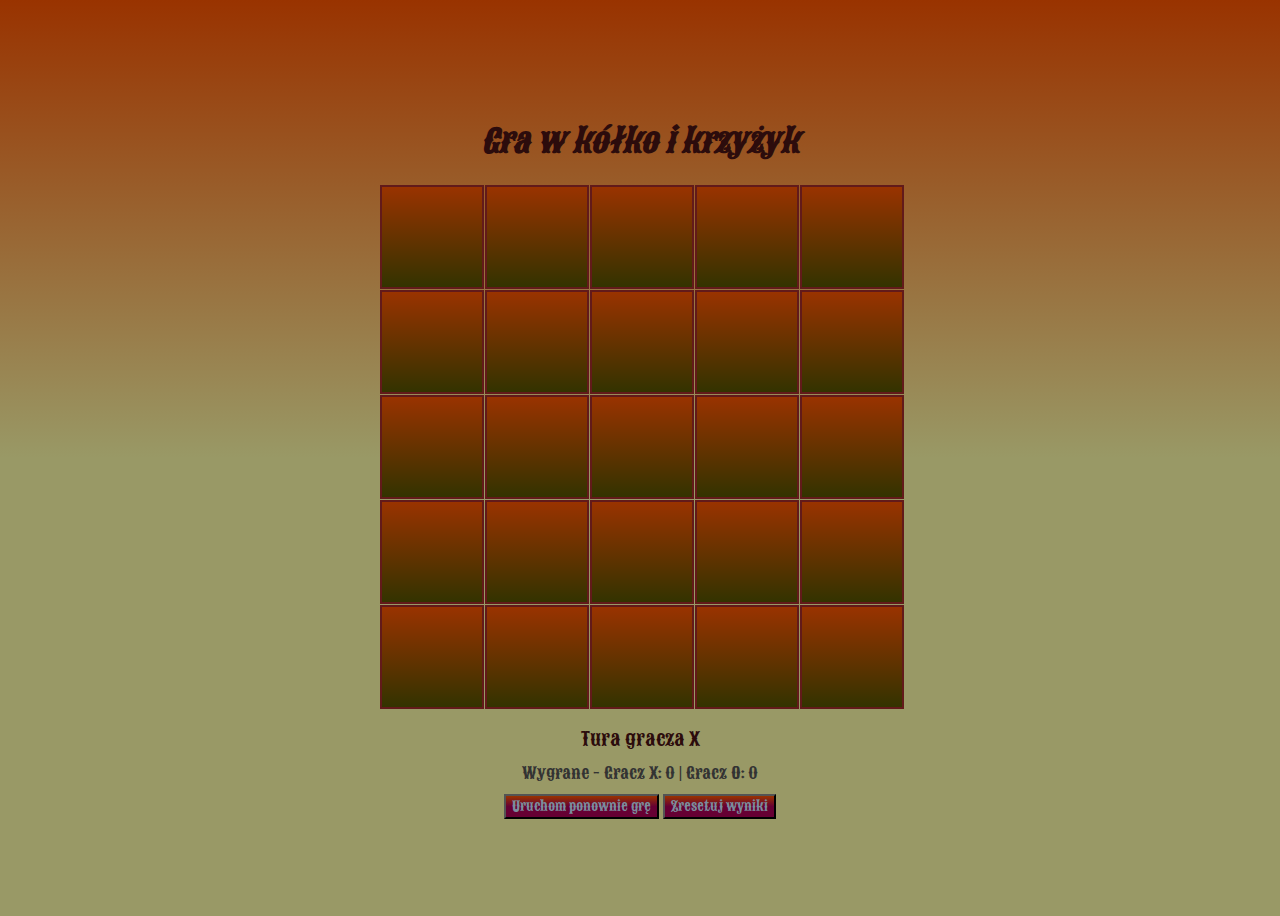
<file: index.html>
<!DOCTYPE html>
<html lang="pl">

<head>
    <meta charset="UTF-8">
    <meta name="viewport" content="width=device-width, initial-scale=1.0">
    <link rel="preconnect" href="https://fonts.googleapis.com">
    <link rel="preconnect" href="https://fonts.gstatic.com" crossorigin>
    <link href="https://fonts.googleapis.com/css2?family=Sancreek&display=swap" rel="stylesheet">
    <title>kółko*krzyżyk</title>
    <style>
        body {
            color: rgb(44, 12, 12);
            display: flex;
            justify-content: center;
            align-items: center;
            height: 100vh;
            font-family: "Sancreek", serif;
            background: linear-gradient(to bottom, #993300 0%, #999966 50%);
        }

        .container {
            text-align: center;
        }

        .board {
            display: grid;
            grid-template-columns: repeat(5, 100px);
            grid-template-rows: repeat(5, 100px);
            gap: 5px;
        }

        .cell {
            display: flex;
            justify-content: center;
            align-items: center;
            width: 100px;
            height: 100px;
            font-size: 2em;
            font-weight: bold;
            cursor: pointer;
            background: linear-gradient(to bottom, #993300 0%, #333300 100%);
            border: 2px solid #621a1a;
        }

        .cell:hover {
            background: linear-gradient(to bottom, #993300 0%, #996633 30%);
        }

        .status {
            margin-top: 20px;
            font-size: 1.2em;
        }

        .resetGame {
            color: #880404;
        }

        button {
            background: linear-gradient(to bottom, #993300 0%, #660033 50%);
            color: rgb(123, 141, 157);
            font-family: "Sancreek", serif;
            margin-top: 10px;

        }

        .wins {
            margin-top: 10px;
            font-size: 1em;
            color: #333;
        }
    </style>
</head>

<body>

    <div class="container">
        <h1> <i>Gra w kółko i krzyżyk</i></h1>
        <div class="board" id="board"> </div>
        <div class="status" id="status">Ruch gracza X</div>
        <div class="wins" id="wins">Wygrane - Gracz X: 0 | Gracz O: 0</div>
        <button onclick="resetGame()">Uruchom ponownie grę</button>
        <button onclick="resetScore()">Zresetuj wyniki</button>
    </div>

    <script>
        const boardElement = document.getElementById('board');
        const statusElement = document.getElementById('status');
        const winsElement = document.getElementById('wins');
        let board, currentPlayer, gameActive, winsX, winsO;

        const boardSize = 5

        function loadGame() {
            board = JSON.parse(localStorage.getItem('board')) || Array(boardSize * boardSize).fill('');
            currentPlayer = localStorage.getItem('currentPlayer') || 'X';
            gameActive = JSON.parse(localStorage.getItem('gameActive')) !== false;
            winsX = parseInt(localStorage.getItem('winsX')) || 0;
            winsO = parseInt(localStorage.getItem('winsO')) || 0;
            const savedStatus = localStorage.getItem('statusMessage');
            statusElement.textContent = savedStatus || `Tura gracza ${currentPlayer}`;
            updateStatus();
            createBoard();
        }

        function saveGame() {
            localStorage.setItem('board', JSON.stringify(board));
            localStorage.setItem('currentPlayer', currentPlayer);
            localStorage.setItem('gameActive', gameActive);
            localStorage.setItem('statusMessage', statusElement.textContent);
            localStorage.setItem('winsX', winsX);
            localStorage.setItem('winsO', winsO);
        }

        function createBoard() {
            boardElement.innerHTML = '';
            board.forEach((cell, index) => {
                const cellElement = document.createElement('div');
                cellElement.classList.add('cell');
                cellElement.addEventListener('click', () => handleCellClick(index));
                cellElement.textContent = cell;
                boardElement.appendChild(cellElement);
            });
        }

        function handleCellClick(index) {
            if (board[index] === '' && gameActive) {
                board[index] = currentPlayer;
                createBoard();
                checkResult();
                if (gameActive) {
                    currentPlayer = currentPlayer === 'X' ? 'O' : 'X';
                    updateStatus();
                }
                saveGame();
            }
        }

        function generateWinPatterns(size) {
            const winPatterns = [];

            for (let row = 0; row < size; row++) {
                const rowPattern = [];
                for (let col = 0; col < size; col++) {
                    rowPattern.push(row * size + col);
                }
                winPatterns.push(rowPattern);
            }

            for (let col = 0; col < size; col++) {
                const colPattern = [];
                for (let row = 0; row < size; row++) {
                    colPattern.push(row * size + col);
                }
                winPatterns.push(colPattern);
            }

            const mainDiagonal = [];
            for (let i = 0; i < size; i++) {
                mainDiagonal.push(i * size + i);
            }
            winPatterns.push(mainDiagonal);

            const antiDiagonal = [];
            for (let i = 0; i < size; i++) {
                antiDiagonal.push(i * size + (size - i - 1));
            }
            winPatterns.push(antiDiagonal);

            return winPatterns;
        }
        function checkResult() {
            const winPatterns = generateWinPatterns(boardSize)
            /* [
                 // Wiersze
                 [0, 1, 2, 3, 4],
                 [5, 6, 7, 8, 9], 
                 [10, 11, 12, 13, 14],
                 [15, 16, 17, 18, 19], 
                 [20, 21, 22, 23, 24],
                 // Kolumny 
                 [0, 5, 10, 15, 20], 
                 [1, 6, 11, 16, 21], 
                 [2, 7, 12, 17, 22],
                 [3, 8, 13, 18, 23], 
                 [4, 9, 14, 19, 24],
                 // Przekatne
                 [0, 6, 12, 18, 24], [4, 8, 12, 16, 20]
             ];*/

            for (const pattern of winPatterns) {
               /*  const [a, b, c, d, e] = pattern;*/
                if (pattern.every(index => board[index] === currentPlayer)) {
                    gameActive = false;
                    statusElement.textContent = `🎉 Gracz ${currentPlayer} wygrał! 🎉`;
                    if (currentPlayer === 'X') {
                        winsX++;
                    } else {
                        winsO++;
                    }
                    updateWinsDisplay();
                    saveGame();
                    return;
                }
            }

            if (!board.includes('')) {
                gameActive = false;
                statusElement.textContent = "Remis!";
                saveGame(); 
            }
        }

        function updateWinsDisplay() {
            winsElement.textContent = `Wygrane - Gracz X: ${winsX} | Gracz O: ${winsO}`;
        }
        function updateStatus() {
            if (gameActive) {
                statusElement.textContent = `Tura gracza ${currentPlayer}`;
            }
        }

        function resetGame() {
            board = Array(boardSize * boardSize).fill('');
            currentPlayer = 'X';
            gameActive = true;
            statusElement.textContent = 'Tura gracza X'; 
            createBoard();
           
            localStorage.removeItem('board');
            localStorage.removeItem('currentPlayer');
            localStorage.removeItem('gameActive');
            localStorage.removeItem('statusMessage');
            saveGame();
        }
       function resetScore() {
            winsX = 0;
            winsO = 0; 
            updateWinsDisplay();
            localStorage.setItem('winsX', winsX);
            localStorage.setItem('winsO', winsO);
        }
        loadGame();
    </script>

</body>

</html>
</file>
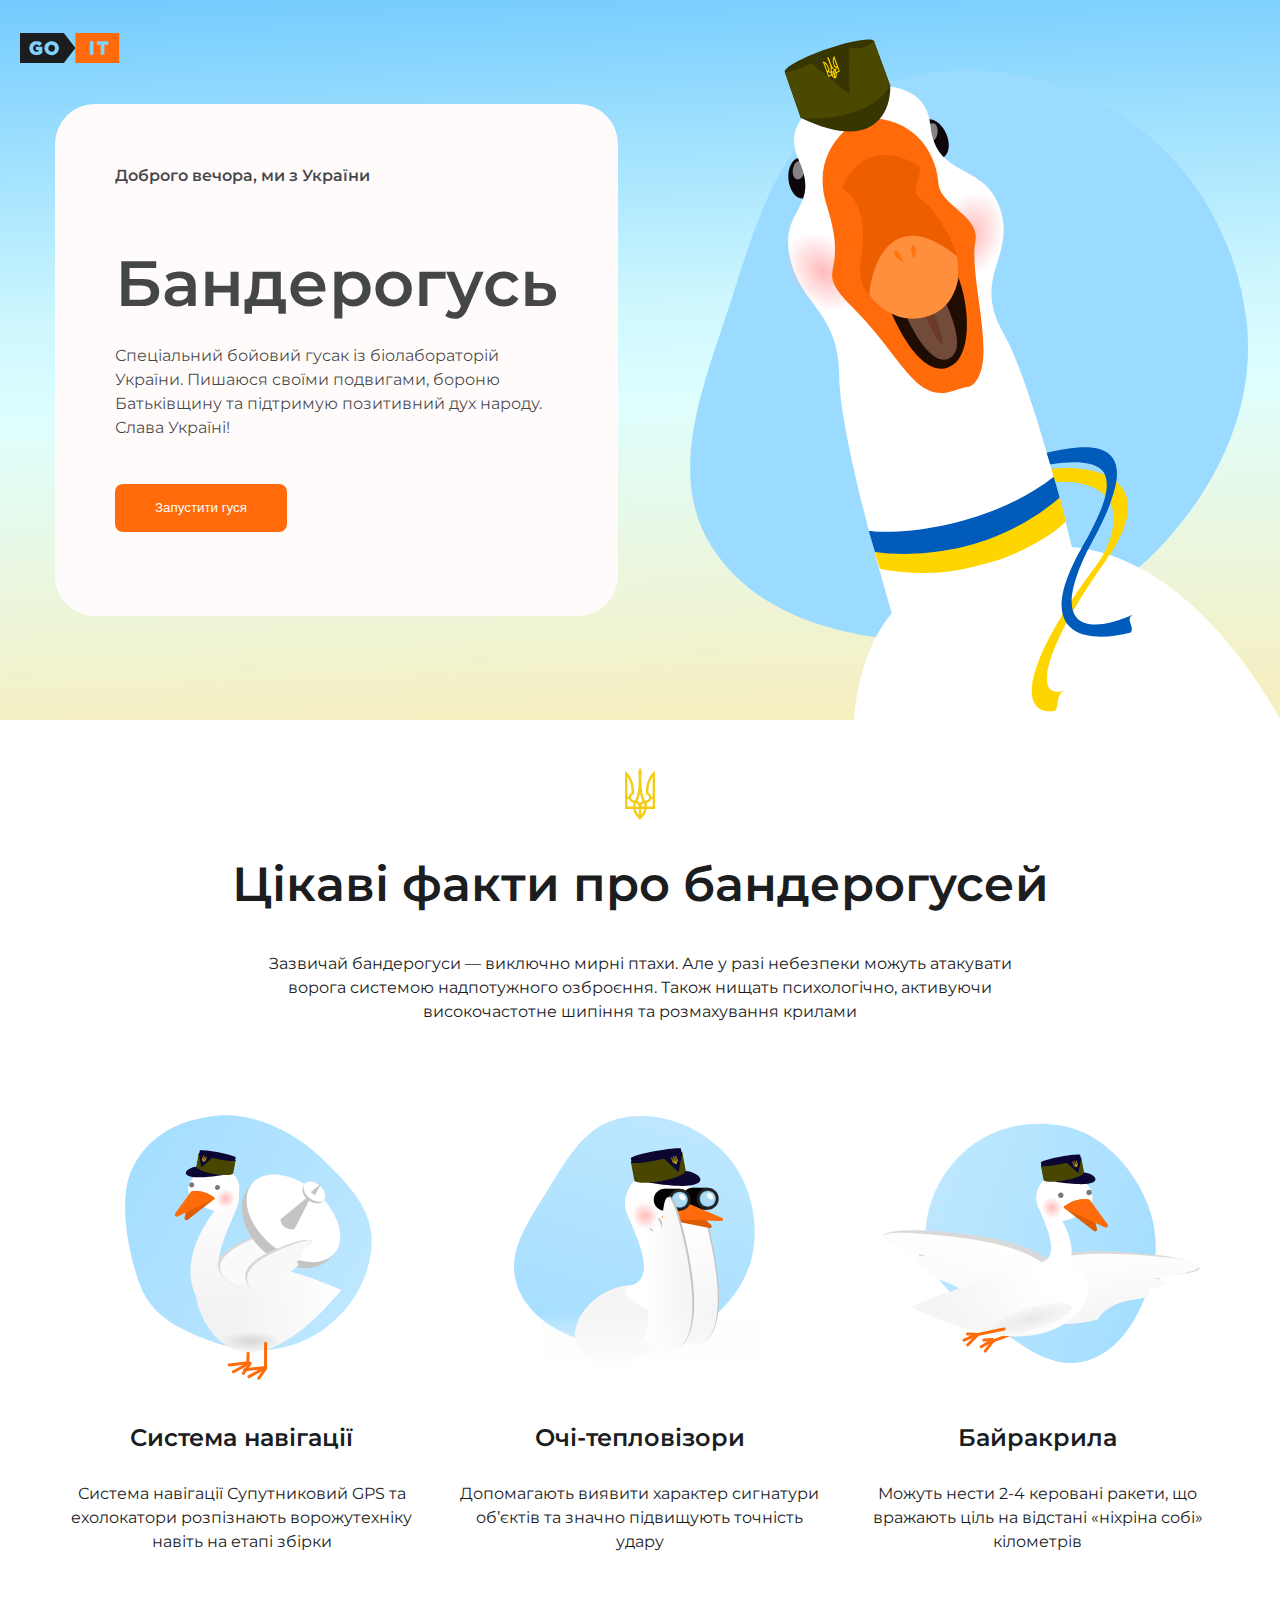
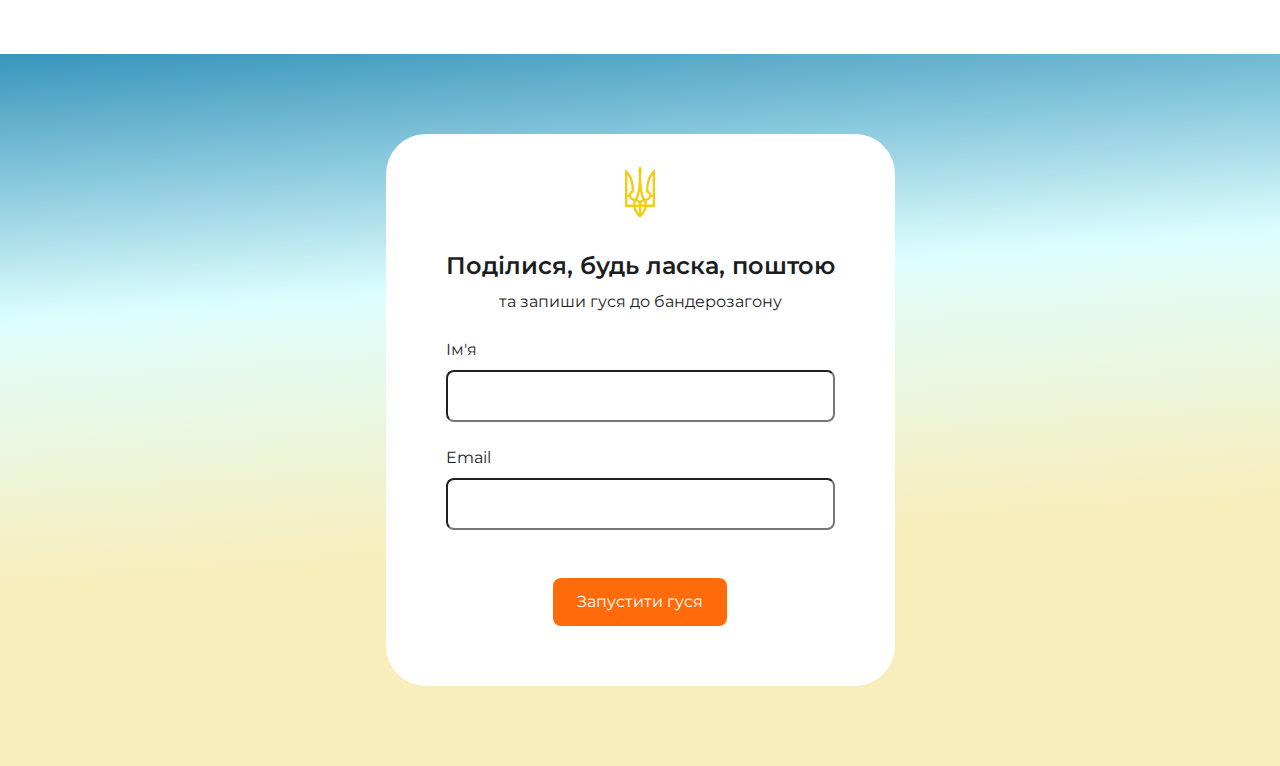
<file: banderogus/index.html>
<!DOCTYPE html>
<html lang="ua">
  <head>
    <meta charset="UTF-8" />
    <meta name="viewport" content="width=device-width, initial-scale=1.0" />
    <title>Banderogus</title>
    <link rel="preconnect" href="https://fonts.googleapis.com" />
    <link rel="preconnect" href="https://fonts.gstatic.com" crossorigin />
    <link
      href="https://fonts.googleapis.com/css2?family=Montserrat:ital,wght@0,100..900;1,100..900&family=Sancreek&display=swap"
      rel="stylesheet" />
    <link rel="preload" href="img-20241106T184527Z-001/img/gus-anim.gif" as="image">
    <link rel="stylesheet" href="styles.css" />
  </head>
  <body>
    <section class="main-page">
      <img class="goit-logo"alt="GOIT logo "src="img-20241106T184527Z-001/img/logo.svg"/>
      <div class="wraper">
        <div class="main-page-text-container">
          <p class="main-page-hello-text">Доброго вечора, ми з України</p>
          <h1 class="main-page-title">Бандерогусь</h1>

          <p class="main-page-descr">
            Спеціальний бойовий гусак із біолабораторій України. Пишаюся своїми
            подвигами, бороню Батьківщину та підтримую позитивний дух народу.
            Слава Україні!
          </p>
          <button class="main-page-btn" id="go-to-form-btn">Запустити гуся</button>
        </div>

        <img src="img-20241106T184527Z-001/img/gus.svg" alt="Banderogus" />
      </div>
    </section>
    <section class="facts">
      <img  class="facts-trezub"src="img-20241106T184527Z-001/img/trezub.svg"alt="trezub"/>
      <h2 class="facts-title">Цікаві факти про бандерогусей</h2>
      <p class="facts-descr">
        Зазвичай бандерогуси — виключно мирні птахи. Але у разі небезпеки можуть
        атакувати ворога системою надпотужного озброєння. Також нищать
        психологічно, активуючи високочастотне шипіння та розмахування крилами</p>
      <div class="wraper">
      <div class="facts-item">
      <img src="img-20241106T184527Z-001/img/gus1.svg" alt="Gus faсt 1"/>
      <h3 class="facts-item-title">Система навігації</h3>
      <p class="facts-item-title-descr"> Система навігації Супутниковий GPS та ехолокатори розпізнають ворожутехніку навіть на етапі збірки
      </p>
    </div>
    <div class="facts-item">
      <img src="img-20241106T184527Z-001/img/gus2.svg" alt="Gus faсt 2"/>
      <h3 class="facts-item-title">Очі-тепловізори</h3>
      <p class="facts-item-title-descr"> Допомагають виявити характер сигнатури об’єктів та значно підвищують точність удару</p>
    </div> <div class="facts-item">
      <img src="img-20241106T184527Z-001/img/gus3.svg" alt="Gus faсt 3"/>
      <h3 class="facts-item-title">Байракрила</h3>
      <p class="facts-item-title-descr"> Можуть нести 2-4 керовані ракети, що вражають ціль на відстані «ніхріна собі» кілометрів</p>
    </div>
  </div>
    </section>
    <selection class="form-container">
      <form action="#" class="form" id="form">
        <img class="form-trezub" src="img-20241106T184527Z-001/img/trezub.svg" alt="trezub" >
        <h4 class="form-title">Поділися, будь ласка, поштою</h4>
        <p class="form-descr">та запиши гуся до бандерозагону</p>
      
        <div class="form-field form-field-name">
          <label for="user-name" class="form-field-label">Ім'я</label>
        <input class="form-input" type="text" id="user-name">
      </div>

      <div class="form-field form-field-email">
        <label for="user-email" class="form-field-label">Email </label>
      <input class="form-input" type="email" id="user-email">
    </div>

    <button type="submit" class="form-btn" id="launch-btn">Запустити гуся</button>
      </form>
    </selection>
<script src="js/js"></script>
  </body>
</html>
</file>
<file: banderogus/styles.css>
body {
    font-family: "Montserrat", sans-serif;
    margin: 0;
}

.main-page {
    width: 100%;
    background: linear-gradient(178deg, #73cbfe 0%, #cef7fe 42.6%, #defefe 55.24%, #f8eebc 99.99%);
}

.main-page-text-container {
border-radius: 40px;
background: #fffbfb;
padding:  60px 60px 60px 60px;
box-sizing: border-box;
}

.wraper {
    margin: auto;
    display: flex;
    justify-content: space-between;
    align-items: center;
    width: 1170px;
    position: relative;
}

.main-page-hello-text {
font-family: "Montserrat", sans-serif;
font-weight: 600;
font-size: 16px;
line-height: 150%;
color: rgba(27, 29, 31, 0.82);
margin-top: 0;
margin-bottom: 60px;
}

.main-page-title {
    font-weight: 600;
    font-size: 64px;
    line-height: 112%;
    color: rgba(27, 29, 31, 0.82);
    margin-top: 0;
    margin-bottom: 24px;   
}

.main-page-descr {
    font-weight: 400;
    font-size: 16px;
    line-height: 150%;
    color: rgba(27, 29, 31, 0.82);
    margin-top: 0;
    margin-bottom: 32px;   
}
.main-page-btn {
cursor: pointer;
border: none;
border-radius: 8px;
padding: 12px 24px;
width: 172px;
height: 48px;
background: #ff6b0a;
color:#fffbfb;
margin-top: 12px;
margin-bottom: 24px;  
}

.main-page-btn:hover {
    transform: translateY(-10px);
    box-shadow: 0 20px 20px rgba(21, 162, 183, 0.8);
    background: linear-gradient(178deg, #0c6da5 0%, #cef7fe 42.6%, #c9f4f4 55.24%, #efc90c 99.99%);
    color: #311604;
        /* animation: moveInCircle 3s linear infinite;*/
}
 /*.form-btn:hover {
    transform: translateY(-10px);
    box-shadow: 0 20px 20px rgba(21, 162, 183, 0.8);
    background: linear-gradient(178deg, #0c6da5 0%, #cef7fe 42.6%, #c9f4f4 55.24%, #efc90c 99.99%);
    color: #311604;

 }

/*@keyframes moveInCircle {
0% {    
  transform: rotate(0deg) translateX(0) translateY(0);
    }
25% {
      transform: rotate(90deg) translateX(50px) translateY(0);
    }
    }
50% {
  transform: rotate(180deg) translateX(50px) translateY(50px);
    }
 75% {
  transform: rotate(270deg) translateX(0) translateY(50px);
    }
 100% {
  transform: rotate(360deg) translateX(0) translateY(0);
    }*/
  
.goit-logo {
    position: absolute;
    top: 32px;
    left: 20px;
}

 .facts {
padding-top: 48px;
padding-bottom: 100px;
text-align: center;
}

.facts-title {
    font-family: "Montserrat", sans-serif;
    font-weight: 600;
    font-size: 48px;
    line-height: 150%;
    color: #1b1d1f;
    margin-bottom: 32px;
    margin-top: 0;
    }

.facts-descr {
    font-weight: 400;
    font-size: 16px;
    line-height: 150%;
    text-align: center;
    color: #1b1d1f;
    width: 772px;
    margin: auto;
    margin-top: 0;
    margin-bottom: 24px;
}

.facts-item-title {
    font-family: "Montserrat", sans-serif;
    font-weight: 600;
    font-size: 24px;
    line-height: 100%;
    color: #1b1d1f;
    text-align: center;
    margin-bottom: 32px;
    margin-top: 0;
}
.facts-item-title-descr {
    font-family: "Montserrat", sans-serif;
    font-weight: 400;
    font-size: 16px;
    line-height: 150%;
    color: #1b1d1f;
    text-align: center;
    margin-bottom: 0;
    margin-top: 0;
}


.facts-trezub {
    margin-bottom: 24px;

}
.facts-item {
    width: calc((100% / 3) - (24px * 2)/3);
}

.form-container {
background: linear-gradient(176deg, #3895bc 0%, #defefe 33.33%, #f8eebc 66.67%, #f8eebc 95.6%, #f8eebc 100%);
width: 100%;
padding-top: 80px;
padding-bottom: 80px;
box-sizing: border-box;
display: flex;
justify-content: center;
align-items: center;
}

.form {
    background: #fff;
    border-radius: 40px;
    padding: 32px 60px 60px 60px;
    box-sizing: border-box;
    text-align: center;
   }
   .form-trezub {
    margin-bottom: 32px;
   }
   .form-title {
    font-family: "Montserrat", sans-serif;
    font-weight: 600;
    font-size: 24px;
    line-height: 100%;
    color: #1b1d1f;
    margin-bottom: 12px;
    margin-top: 0;
   }
   .form-descr {
    font-family: "Montserrat", sans-serif;
    font-weight: 400;
    font-size: 16px;
    line-height: 150%;
    color: #1b1d1f;
    margin-bottom: 24px;
    margin-top: 0;
   }

   .form-field {
    display: flex;
    flex-direction: column;
    align-items: flex-start;
   }

   .form-field-label {
    font-family: "Montserrat", sans-serif;
    font-weight: 400;
    font-size: 16px;
    line-height: 150%;
    color: #1b1d1f;
    margin-bottom: 8px;
   }
   .form-field-name {
    margin-bottom: 24px;
   }
   .form-input {
    border: 1 px solid #005bbb;
    border-radius: 8px;
    font-family: "Montserrat", sans-serif;
    font-weight: 400;
    font-size: 16px;
    line-height: 150%;
    color: #1b1d1f;
    padding: 12px 24px 12px 24px;
    box-sizing: border-box;
    width: 100%;
   }

.form-btn {
    font-family: "Montserrat", sans-serif;
    font-weight: 400;
    font-size: 16px;
    line-height: 150%;
    color: #fff;
    cursor: pointer;
    padding: 12px 24px 12px 24px;
    background: #ff6b0a;
    border-radius: 8px;
    border: none;
}
.form-field-email {
    margin-bottom: 48px;
}
.gus-anim {
    position: fixed;
    top: 0;
    bottom: 0;
    left: 0;
    margin-bottom: auto;
    margin-top: auto;
    width: 100%;
    z-index: 2;
    pointer-events: none;
}
</file>
